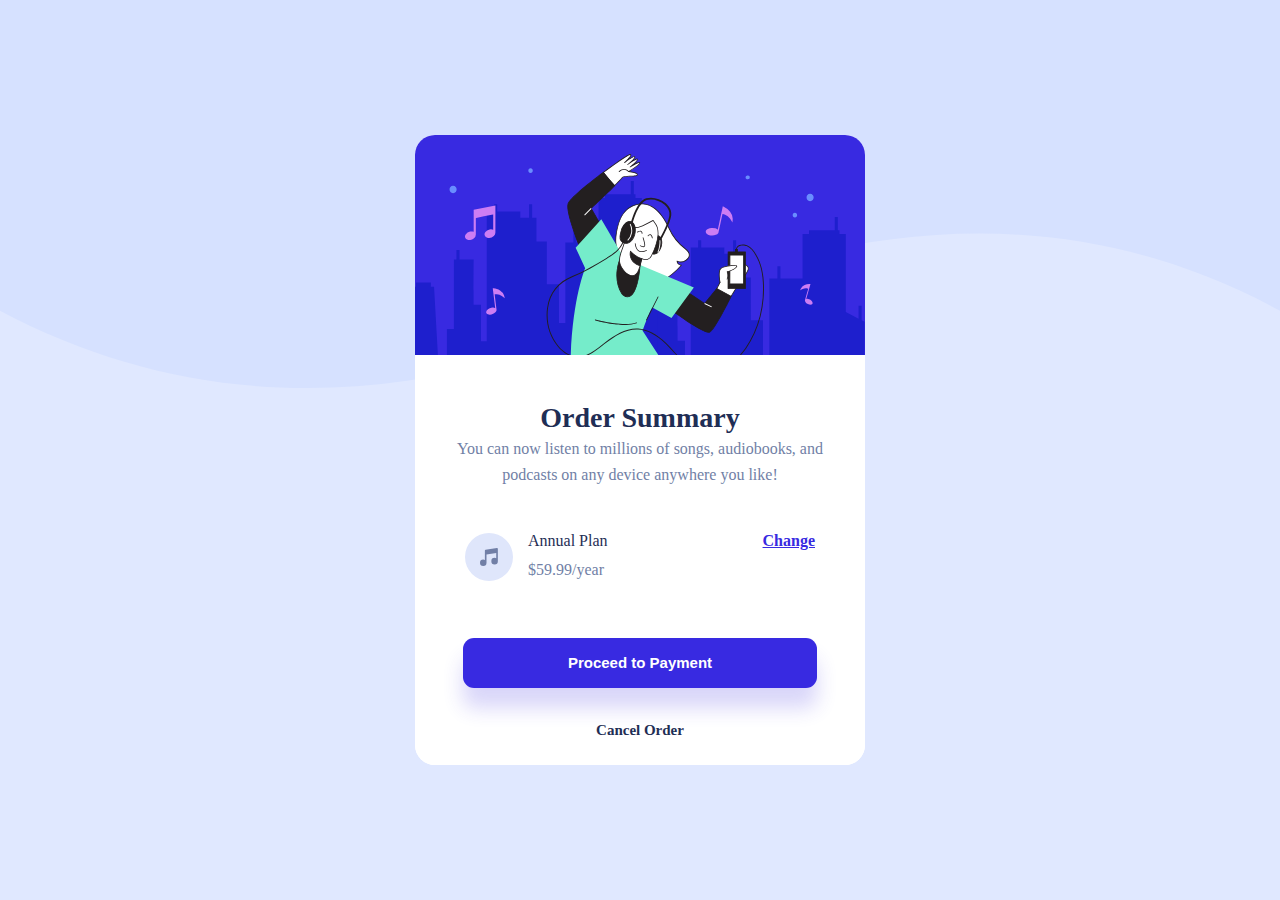
<file: index.html>
<!DOCTYPE html>
<html lang="en">
<head>
    <meta charset="UTF-8">
    <meta http-equiv="X-UA-Compatible" content="IE=edge">
    <meta name="viewport" content="width=device-width, initial-scale=1.0">
    <link rel="stylesheet" href="css/style.css">
    <link rel="stylesheet" href="css/reset.css">
     <link rel="icon" type="image/x-icon" href="images/favicon-32x32.png">
    <title>order summary component</title>
</head>
<body>
    <div class="card">
        <div class="card container">
            <div class="img-card">
            <img src="images/illustration-hero.svg" alt="">
            </div>
            <div class="info">
                <h2 class="title">Order Summary</h2>
                <p class="paragraph">You can now listen to millions of songs, audiobooks, and podcasts on any device anywhere you like!</p>
             <div class="plan">
                <div class="left">
                    <img src="images/icon-music.svg" alt="">
                    <div class="annual">
                    <b>Annual Plan</b>
                    <span>$59.99/year</span>
                </div>
                </div>
                <div class="right">
                    <a href="" class="change">Change</a>
                </div>
             </div>

             <div class="bottom">
                <button>Proceed to Payment</button>
                <p>Cancel Order</p>
             </div>
            </div>
        </div>
    </div>
</body>
</html>
</file>
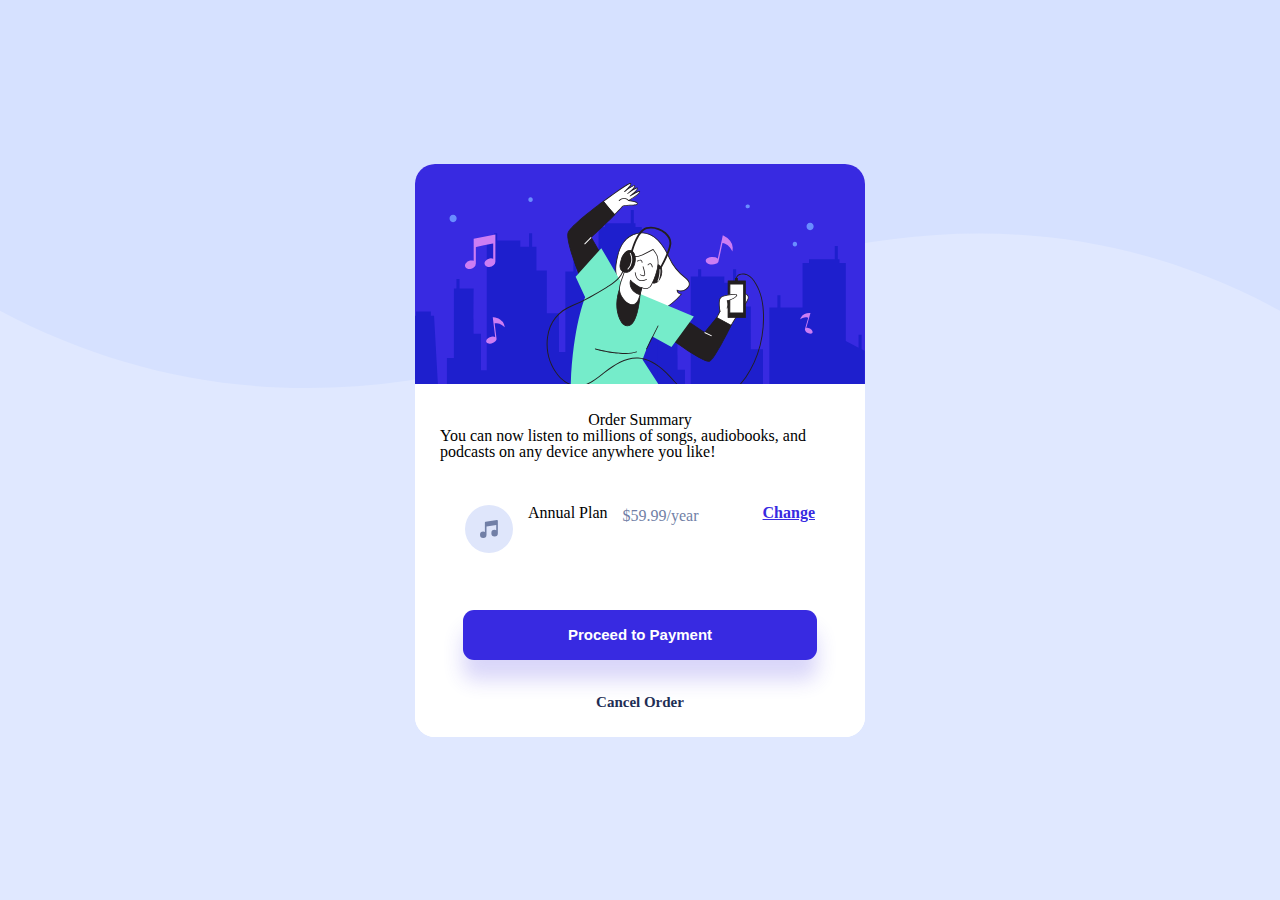
<file: css/index.html>
<!DOCTYPE html>
<html lang="en">
<head>
    <meta charset="UTF-8">
    <meta http-equiv="X-UA-Compatible" content="IE=edge">
    <meta name="viewport" content="width=device-width, initial-scale=1.0">
    <link rel="stylesheet" href="style.css">
     <link rel="stylesheet" href="reset.css">
     <link rel="icon" type="image/x-icon" href="/images/favicon-32x32.png">
    <title>order summary component</title>
</head>
<body>
    <div class="card">
        <div class="card container">
            <div class="img-card">
            <img src="/images/illustration-hero.svg" alt="">
            </div>
            <div class="info">
                <h2>Order Summary</h2>
                <p>You can now listen to millions of songs, audiobooks, and podcasts on any device anywhere you like!</p>
             <div class="plan">
                <div class="left">
                    <img src="/images/icon-music.svg" alt="">
                    <p>Annual Plan</p>
                    <span>$59.99/year</span>
                </div>
                <div class="right">
                    <a href="" class="change">Change</a>
                </div>
             </div>

             <div class="bottom">
                <button>Proceed to Payment</button>
                <p>Cancel Order</p>
             </div>
            </div>
        </div>
    </div>
</body>
</html>
</file>
<file: css/style.css>
@import url("https://fonts.googleapis.com/css2?family=Outfit:wght@300;400;600&family=Red+Hat+Display:wght@500;700;900&display=swap");

* {
  margin: 0;
  padding: 0;
  box-sizing: border-box;
}
body {
  min-height: 100vh;
  width: 100%;
  font-family: "Red Hat Display";
  background-image: url("../images/pattern-background-desktop.svg");
  background-repeat: no-repeat;
  background-size: contain;
  display: flex;
  justify-content: center;
  align-items: center;
  background-color:#E0E8FF
}
.card {
  display: flex;
  flex-direction: column;
  width: 450px;
  border-radius: 20px;
  background-color:white;
}
.img-card {
  border-radius: 20px 20px 0 0;
  overflow: hidden;
}
.info {
  display: flex;
  flex-direction: column;
  justify-content: center;
  align-items: center;
  padding: 25px;
}

.title {
  color: #1f2e55;
  margin-top: 16px;
  font-style: normal;
  font-weight: 900;
  font-size: 28px;
  line-height: 37px;
}
.paragraph {
  color: #717fa6;
  font-style: normal;
  font-weight: 500;
  font-size: 16px;
  line-height: 26px;

  text-align: center;
}
.plan {
  display: flex;
  justify-content: space-between;
  gap: 15px;
  margin-top: 20px;
  width: 100%;
  padding: 25px;
  margin-bottom: 32px;
}
.left {
  display: flex;
  gap: 15px;
}
.annual {
  display: flex;
  flex-direction: column;
  gap: 10px;
}
b {
  color: #1f2e55;
  font-style: normal;
  font-weight: 900;
  font-size: 16px;
  line-height: 21px;
}
.left span {
  color: #717fa6;
  font-style: normal;
  font-weight: 500;
  font-size: 16px;
  line-height: 21px;
}
.change {
  color: #382ae1;
  cursor: pointer;
  font-weight: 700;
}
.change:hover {
  color: #766cf1;
  text-decoration: none;
}
button {
  background-color: #382ae1;
  box-shadow: 0px 20px 20px rgba(56, 42, 225, 0.190291);
  border-radius: 11px;
  border: none;
  width: 354px;
  height: 50px;
  margin-bottom: 32px;
  color: white;
  font-style: normal;
  font-weight: 900;
  font-size: 15px;
  line-height: 20px;
  cursor: pointer;
}
button:hover {
  background-color: #766cf1;
  box-shadow: 0px 20px 20px rgba(56, 42, 225, 0.190291);
  border-radius: 11px;
}
.bottom {
  text-align: center;
  color: #1f2e55;
  font-style: normal;
  font-weight: 900;
  font-size: 15px;
  line-height: 20px;
}
</file>
